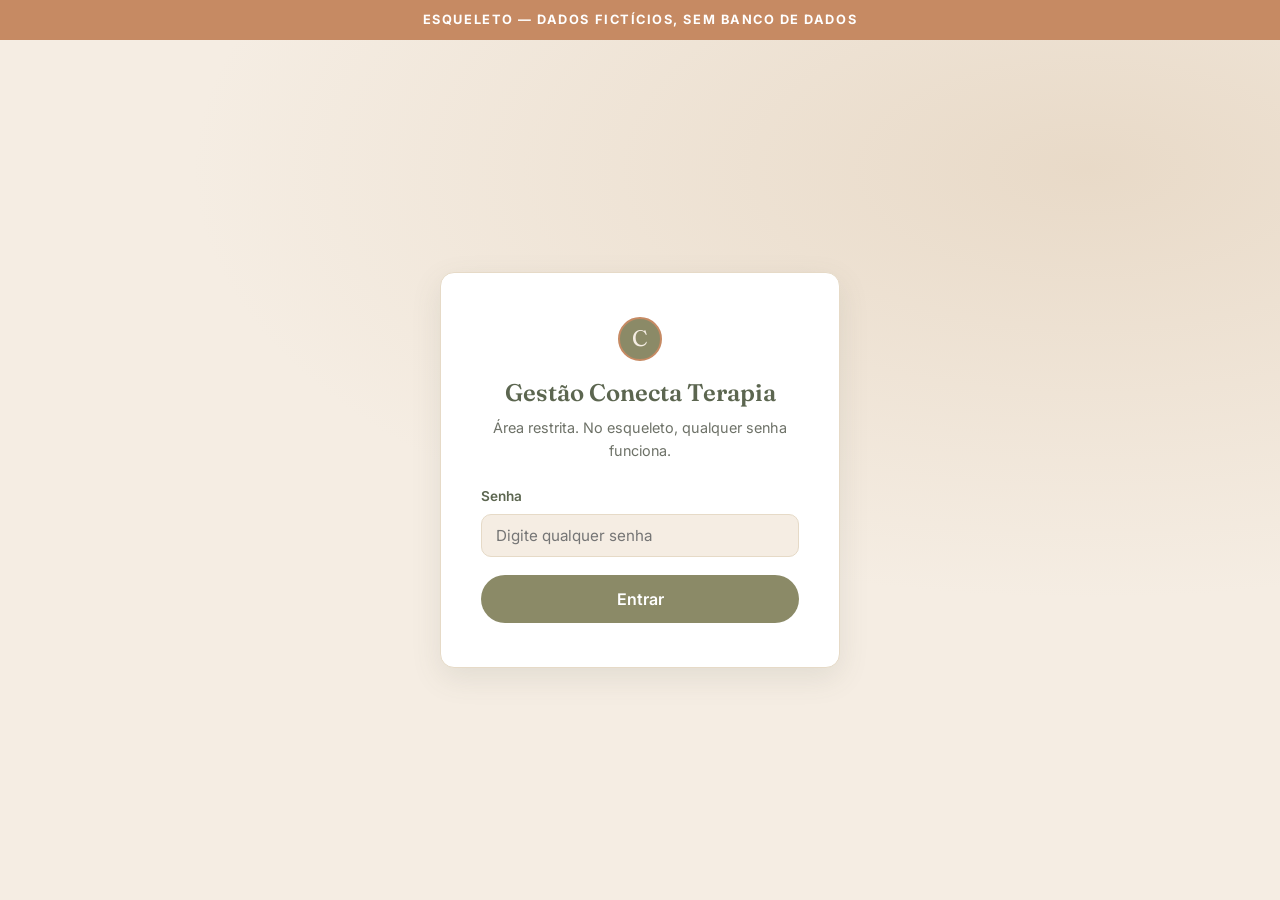
<file: admin.html>
<!DOCTYPE html>
<html lang="pt-BR">
<head>
  <meta charset="UTF-8">
  <meta name="viewport" content="width=device-width, initial-scale=1.0">
  <title>Gestão — Conecta Terapia Online</title>
  <link rel="preconnect" href="https://fonts.googleapis.com">
  <link rel="preconnect" href="https://fonts.gstatic.com" crossorigin>
  <link href="https://fonts.googleapis.com/css2?family=Fraunces:ital,opsz,wght@0,9..144,400;0,9..144,600;1,9..144,600&family=Inter:wght@400;500;600;700&display=swap" rel="stylesheet">
  <link rel="stylesheet" href="css/style.css">
</head>
<body>

  <div class="faixa-esqueleto">Esqueleto — dados fictícios, sem banco de dados</div>

  <!-- ============ TELA DE LOGIN (fake, só visual) ============ -->
  <section class="tela-login" id="tela-login">
    <div class="cartao-login">
      <span class="marca-selo" style="margin: 0 auto 18px;">C</span>
      <h2>Gestão Conecta Terapia</h2>
      <p class="dica">Área restrita. No esqueleto, qualquer senha funciona.</p>
      <form id="form-login">
        <div class="campo" style="text-align: left; margin-bottom: 18px;">
          <label for="senha">Senha</label>
          <input type="password" id="senha" placeholder="Digite qualquer senha" autocomplete="off">
        </div>
        <button type="submit" class="btn btn-oliva" style="width: 100%;">Entrar</button>
      </form>
    </div>
  </section>

  <!-- ============ PAINEL ============ -->
  <div class="painel" id="painel">
    <div class="painel-topo">
      <div class="container">
        <div style="display: flex; align-items: center; gap: 12px;">
          <span class="marca-selo">C</span>
          <h1>Gestão Conecta Terapia Online</h1>
        </div>
        <button class="btn btn-contorno btn-pequeno" id="btn-sair" style="color: var(--creme); border-color: var(--creme);">Sair</button>
      </div>
    </div>

    <nav class="abas">
      <div class="container">
        <button class="aba-btn ativa" data-aba="visao">Visão geral</button>
        <button class="aba-btn" data-aba="terapeutas">Terapeutas</button>
        <button class="aba-btn" data-aba="pacientes">Pacientes</button>
        <button class="aba-btn" data-aba="distribuicao">Distribuição</button>
        <button class="aba-btn" data-aba="financeiro">Financeiro</button>
        <button class="aba-btn" data-aba="config">Config</button>
      </div>
    </nav>

    <main class="container">

      <!-- VISÃO GERAL -->
      <section class="aba-painel ativa" id="aba-visao">
        <h2>Visão geral</h2>
        <div class="resumo-cards">
          <div class="resumo-card">
            <div class="rotulo">Terapeutas ativos</div>
            <div class="numero" id="card-terapeutas">0</div>
          </div>
          <div class="resumo-card">
            <div class="rotulo">Pacientes cadastrados</div>
            <div class="numero" id="card-pacientes">0</div>
          </div>
          <div class="resumo-card destaque">
            <div class="rotulo">Encaminhamentos</div>
            <div class="numero" id="card-encaminhamentos">0</div>
          </div>
          <div class="resumo-card alerta">
            <div class="rotulo">Repasses pendentes</div>
            <div class="numero" id="card-pendentes">R$ 0</div>
          </div>
          <div class="resumo-card">
            <div class="rotulo">Repasses recebidos</div>
            <div class="numero" id="card-recebidos">R$ 0</div>
          </div>
        </div>
      </section>

      <!-- TERAPEUTAS -->
      <section class="aba-painel" id="aba-terapeutas">
        <h2>Terapeutas parceiros</h2>
        <div class="tabela-wrap">
          <table>
            <thead>
              <tr>
                <th>Nome</th><th>CRP</th><th>WhatsApp</th><th>Especialidades</th><th>Status</th><th>Pacientes</th>
              </tr>
            </thead>
            <tbody id="tabela-terapeutas"></tbody>
          </table>
        </div>

        <form class="formulario" id="form-terapeuta">
          <h3>Adicionar terapeuta</h3>
          <div class="form-linha">
            <div class="campo"><label for="t-nome">Nome</label><input id="t-nome" required></div>
            <div class="campo"><label for="t-crp">CRP</label><input id="t-crp" placeholder="06/000000" required></div>
            <div class="campo"><label for="t-whats">WhatsApp</label><input id="t-whats" placeholder="(11) 90000-0000" required></div>
          </div>
          <div class="form-linha">
            <div class="campo"><label for="t-esp">Especialidades</label><input id="t-esp" placeholder="Ansiedade, Autoestima"></div>
            <div class="campo">
              <label for="t-status">Status</label>
              <select id="t-status"><option value="ativo">Ativo</option><option value="inativo">Inativo</option></select>
            </div>
          </div>
          <div class="form-acoes"><button type="submit" class="btn btn-oliva btn-pequeno">Adicionar terapeuta</button></div>
        </form>
      </section>

      <!-- PACIENTES -->
      <section class="aba-painel" id="aba-pacientes">
        <h2>Pacientes</h2>
        <div class="tabela-wrap">
          <table>
            <thead>
              <tr>
                <th>Nome</th><th>WhatsApp</th><th>Entrada</th><th>Status</th><th>Terapeuta</th>
              </tr>
            </thead>
            <tbody id="tabela-pacientes"></tbody>
          </table>
        </div>

        <form class="formulario" id="form-paciente">
          <h3>Registrar paciente</h3>
          <div class="form-linha">
            <div class="campo"><label for="p-nome">Nome</label><input id="p-nome" required></div>
            <div class="campo"><label for="p-whats">WhatsApp</label><input id="p-whats" placeholder="(11) 90000-0000" required></div>
            <div class="campo"><label for="p-data">Data de entrada</label><input id="p-data" type="date" required></div>
          </div>
          <div class="form-acoes"><button type="submit" class="btn btn-oliva btn-pequeno">Registrar paciente</button></div>
        </form>
      </section>

      <!-- DISTRIBUIÇÃO -->
      <section class="aba-painel" id="aba-distribuicao">
        <h2>Distribuir paciente</h2>
        <div class="distribuicao-box">
          <div class="form-linha">
            <div class="campo">
              <label for="d-paciente">Paciente</label>
              <select id="d-paciente"></select>
            </div>
            <div class="campo">
              <label for="d-terapeuta">Terapeuta</label>
              <select id="d-terapeuta"></select>
            </div>
          </div>
          <div class="form-acoes">
            <button class="btn btn-primario btn-pequeno" id="btn-distribuir">Distribuir</button>
          </div>
          <p class="sugestao" id="sugestao-terapeuta"></p>
        </div>

        <h2 style="margin-top: 8px;">Encaminhamentos</h2>
        <div class="tabela-wrap">
          <table>
            <thead>
              <tr><th>Paciente</th><th>Terapeuta</th><th>Data</th></tr>
            </thead>
            <tbody id="tabela-encaminhamentos"></tbody>
          </table>
        </div>
      </section>

      <!-- FINANCEIRO -->
      <section class="aba-painel" id="aba-financeiro">
        <h2>Repasses — 1ª sessão por paciente</h2>
        <p class="secao-sub" style="text-align: left; margin: 0 0 24px;">Cada encaminhamento gera um repasse do terapeuta para a Conecta Terapia Online.</p>
        <div class="tabela-wrap">
          <table>
            <thead>
              <tr><th>Paciente</th><th>Terapeuta</th><th>Valor</th><th>Status</th><th>Ação</th></tr>
            </thead>
            <tbody id="tabela-repasses"></tbody>
          </table>
        </div>
      </section>

      <!-- CONFIG -->
      <section class="aba-painel" id="aba-config">
        <h2>Configurações</h2>
        <div class="config-box">
          <div class="form-linha">
            <div class="campo">
              <label for="cfg-whatsapp">WhatsApp oficial (com DDI)</label>
              <input id="cfg-whatsapp" placeholder="5511999998888">
            </div>
            <div class="campo">
              <label for="cfg-repasse">Valor do repasse padrão (R$)</label>
              <input id="cfg-repasse" type="number" min="0" step="0.01" value="30">
            </div>
          </div>
          <div class="form-acoes">
            <button class="btn btn-oliva btn-pequeno" id="btn-salvar-config">Salvar</button>
          </div>
          <p class="aviso">No esqueleto, as configurações ficam só nesta sessão do navegador.</p>
        </div>
      </section>

    </main>
  </div>

  <script src="js/admin.js"></script>
</body>
</html>
</file>
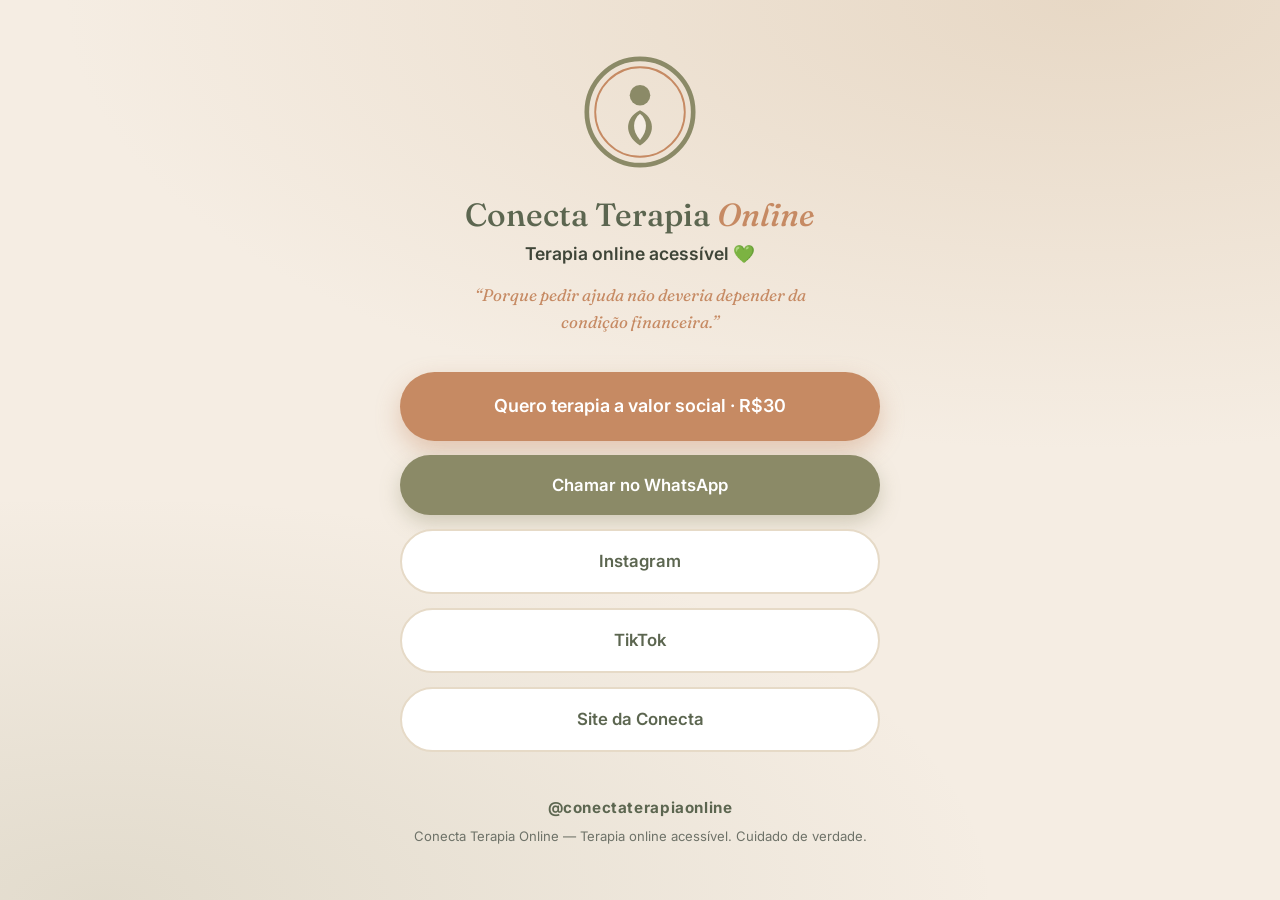
<file: bio.html>
<!DOCTYPE html>
<html lang="pt-BR">
<head>
  <meta charset="UTF-8">
  <meta name="viewport" content="width=device-width, initial-scale=1.0">
  <title>Conecta Terapia Online — Links</title>
  <meta name="description" content="Todos os links da Conecta Terapia Online em um só lugar: cadastre-se para terapia online acessível por um valor social de R$30, chame no WhatsApp e siga a Conecta no Instagram e no TikTok.">
  <link rel="preconnect" href="https://fonts.googleapis.com">
  <link rel="preconnect" href="https://fonts.gstatic.com" crossorigin>
  <link href="https://fonts.googleapis.com/css2?family=Fraunces:ital,opsz,wght@0,9..144,400;0,9..144,500;0,9..144,600;1,9..144,400;1,9..144,500&family=Inter:wght@400;500;600;700&family=Pinyon+Script&display=swap" rel="stylesheet">
  <link rel="stylesheet" href="css/style.css">
</head>
<body>

  <main class="bio-wrap">
    <div class="bio-conteudo">
      <svg class="selo-svg bio-selo" viewBox="0 0 120 120" role="img" aria-label="Selo Conecta Terapia Online">
        <circle cx="60" cy="60" r="57" fill="none" stroke="#8B8A67" stroke-width="5"/>
        <circle cx="60" cy="60" r="48" fill="none" stroke="#C68A63" stroke-width="2"/>
        <circle cx="60" cy="42" r="11" fill="#8B8A67"/>
        <path d="M60 58 C 44 66, 42 84, 60 96 C 78 84, 76 66, 60 58 Z" fill="#8B8A67"/>
        <path d="M60 62 C 52 68, 51 80, 60 90 C 69 80, 68 68, 60 62 Z" fill="#F5EDE3"/>
      </svg>

      <h1 class="bio-nome">Conecta Terapia <span>Online</span></h1>
      <p class="bio-linha">Terapia online acessível 💚</p>
      <p class="bio-frase">“Porque pedir ajuda não deveria depender da condição financeira.”</p>

      <nav class="bio-botoes" aria-label="Links da Conecta Terapia Online">
        <a class="bio-btn bio-btn-destaque" href="captacao.html">Quero terapia a valor social · R$30</a>
        <a class="bio-btn bio-btn-whats" href="https://wa.me/5518991879264?text=Ol%C3%A1!%20Vim%20pelo%20link%20da%20Conecta%20e%20quero%20saber%20mais%20sobre%20a%20terapia%20a%20valor%20social." target="_blank" rel="noopener">Chamar no WhatsApp</a>
        <a class="bio-btn bio-btn-social" href="https://www.instagram.com/conectaterapiaonline" target="_blank" rel="noopener">Instagram</a>
        <a class="bio-btn bio-btn-social" href="https://www.tiktok.com/@conecta.terapia.o" target="_blank" rel="noopener">TikTok</a>
        <a class="bio-btn bio-btn-social" href="https://andersonteixeira81.github.io/conecta-terapia-sistema/">Site da Conecta</a>
      </nav>

      <footer class="bio-rodape">
        <div class="assinatura">@conectaterapiaonline</div>
        <p>Conecta Terapia Online — Terapia online acessível. Cuidado de verdade.</p>
      </footer>
    </div>
  </main>

</body>
</html>
</file>
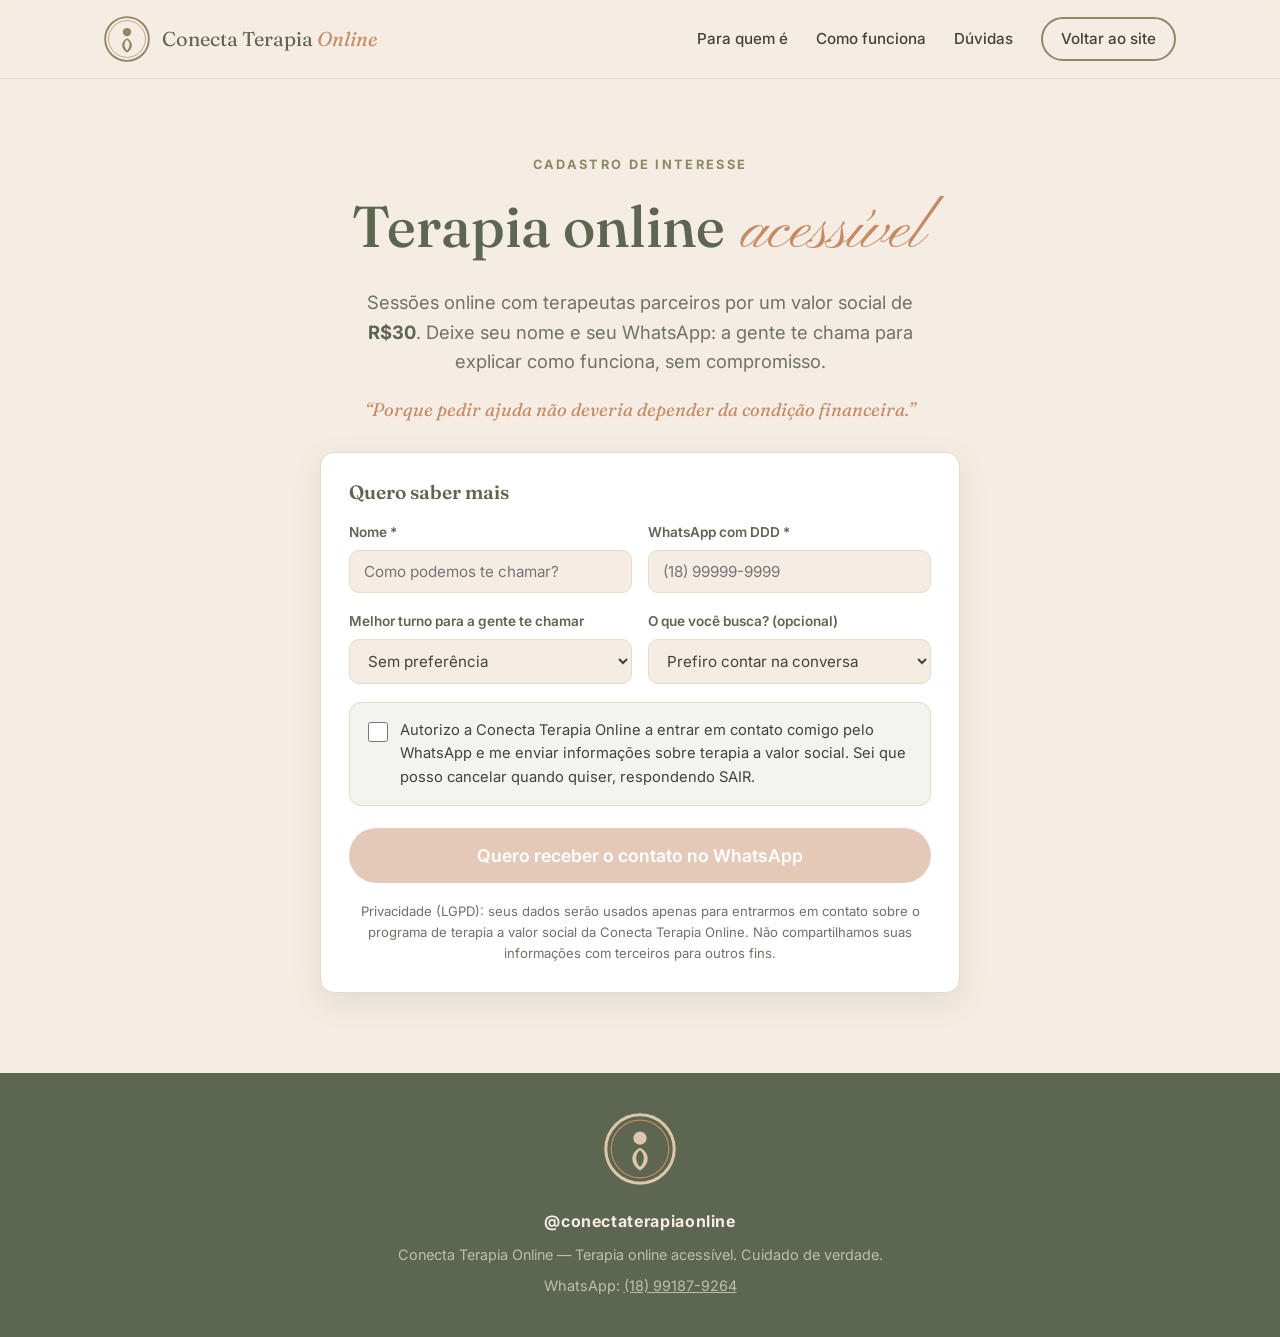
<file: captacao.html>
<!DOCTYPE html>
<html lang="pt-BR">
<head>
  <meta charset="UTF-8">
  <meta name="viewport" content="width=device-width, initial-scale=1.0">
  <title>Quero terapia a valor social — Conecta Terapia Online</title>
  <meta name="description" content="Cadastre-se para saber mais sobre a terapia online acessível da Conecta Terapia Online: sessões online por um valor social de R$30, com terapeutas parceiros.">
  <link rel="preconnect" href="https://fonts.googleapis.com">
  <link rel="preconnect" href="https://fonts.gstatic.com" crossorigin>
  <link href="https://fonts.googleapis.com/css2?family=Fraunces:ital,opsz,wght@0,9..144,400;0,9..144,500;0,9..144,600;1,9..144,400;1,9..144,500&family=Inter:wght@400;500;600;700&family=Pinyon+Script&display=swap" rel="stylesheet">
  <link rel="stylesheet" href="css/style.css">
</head>
<body>

  <header class="cabecalho cabecalho-v3">
    <div class="container">
      <a class="marca" href="index.html" aria-label="Conecta Terapia Online">
        <svg class="selo-svg" viewBox="0 0 120 120" aria-hidden="true">
          <circle cx="60" cy="60" r="57" fill="none" stroke="#8B8A67" stroke-width="5"/>
          <circle cx="60" cy="60" r="48" fill="none" stroke="#C68A63" stroke-width="2"/>
          <circle cx="60" cy="42" r="11" fill="#8B8A67"/>
          <path d="M60 58 C 44 66, 42 84, 60 96 C 78 84, 76 66, 60 58 Z" fill="#8B8A67"/>
          <path d="M60 62 C 52 68, 51 80, 60 90 C 69 80, 68 68, 60 62 Z" fill="#F5EDE3"/>
        </svg>
        <span class="marca-nome">Conecta Terapia <span>Online</span></span>
      </a>
      <nav class="nav-links">
        <a href="index.html#para-quem">Para quem é</a>
        <a href="index.html#como-funciona">Como funciona</a>
        <a href="index.html#faq">Dúvidas</a>
        <a class="btn btn-contorno btn-pequeno" href="index.html">Voltar ao site</a>
      </nav>
    </div>
  </header>

  <main>
    <section class="captacao-wrap">
      <div class="container container-estreito">
        <div class="captacao-hero revelar visivel">
          <span class="hero-selo">Cadastro de interesse</span>
          <h1>Terapia online <span class="script">acessível</span></h1>
          <p class="hero-apoio">Sessões online com terapeutas parceiros por um valor social de <strong>R$30</strong>. Deixe seu nome e seu WhatsApp: a gente te chama para explicar como funciona, sem compromisso.</p>
          <p class="captacao-frase">“Porque pedir ajuda não deveria depender da condição financeira.”</p>
        </div>

        <form class="formulario form-captacao" id="form-captacao" novalidate>
          <h3>Quero saber mais</h3>

          <div class="form-linha">
            <div class="campo">
              <label for="nome">Nome *</label>
              <input type="text" id="nome" name="nome" autocomplete="name" placeholder="Como podemos te chamar?" required>
              <p class="erro" id="erro-nome">Conta pra gente o seu nome.</p>
            </div>
            <div class="campo">
              <label for="whatsapp">WhatsApp com DDD *</label>
              <input type="tel" id="whatsapp" name="whatsapp" autocomplete="tel" inputmode="tel" placeholder="(18) 99999-9999" required>
              <p class="erro" id="erro-whatsapp">Digite um WhatsApp válido com DDD (10 ou 11 dígitos).</p>
            </div>
          </div>

          <div class="form-linha">
            <div class="campo">
              <label for="turno">Melhor turno para a gente te chamar</label>
              <select id="turno" name="turno">
                <option value="" selected>Sem preferência</option>
                <option value="Manhã">Manhã</option>
                <option value="Tarde">Tarde</option>
                <option value="Noite">Noite</option>
              </select>
            </div>
            <div class="campo">
              <label for="tema">O que você busca? (opcional)</label>
              <select id="tema" name="tema">
                <option value="" selected>Prefiro contar na conversa</option>
                <option value="Ansiedade">Ansiedade</option>
                <option value="Relacionamento">Relacionamento</option>
                <option value="Autoestima">Autoestima</option>
                <option value="Luto">Luto</option>
                <option value="Outro">Outro</option>
              </select>
            </div>
          </div>

          <div class="campo-checkbox">
            <input type="checkbox" id="autorizacao" name="autorizacao">
            <label for="autorizacao">Autorizo a Conecta Terapia Online a entrar em contato comigo pelo WhatsApp e me enviar informações sobre terapia a valor social. Sei que posso cancelar quando quiser, respondendo SAIR.</label>
          </div>

          <div class="form-acoes">
            <button type="submit" class="btn btn-primario btn-grande" id="btn-enviar" disabled>Quero receber o contato no WhatsApp</button>
          </div>

          <p class="privacidade">Privacidade (LGPD): seus dados serão usados apenas para entrarmos em contato sobre o programa de terapia a valor social da Conecta Terapia Online. Não compartilhamos suas informações com terceiros para outros fins.</p>

          <div class="confirmacao" id="confirmacao" role="status">
            <strong>Quase lá! 💚</strong>
            <p>Abrimos o WhatsApp com a sua mensagem prontinha. É só tocar em <strong>enviar</strong> por lá para concluir o cadastro — assim sua autorização fica registrada na nossa conversa. Se o WhatsApp não abrir, <a href="#" id="link-whatsapp-direto" target="_blank" rel="noopener">toque aqui para abrir</a>.</p>
          </div>
        </form>
      </div>
    </section>
  </main>

  <footer class="rodape">
    <div class="container">
      <svg class="selo-svg selo-rodape" viewBox="0 0 120 120" aria-hidden="true">
        <circle cx="60" cy="60" r="57" fill="none" stroke="#DCC7AD" stroke-width="5"/>
        <circle cx="60" cy="60" r="48" fill="none" stroke="#C68A63" stroke-width="2"/>
        <circle cx="60" cy="42" r="11" fill="#DCC7AD"/>
        <path d="M60 58 C 44 66, 42 84, 60 96 C 78 84, 76 66, 60 58 Z" fill="#DCC7AD"/>
        <path d="M60 62 C 52 68, 51 80, 60 90 C 69 80, 68 68, 60 62 Z" fill="#5C6650"/>
      </svg>
      <div class="assinatura">@conectaterapiaonline</div>
      <p>Conecta Terapia Online — Terapia online acessível. Cuidado de verdade.</p>
      <p class="whatsapp-rodape">WhatsApp: <a href="https://wa.me/5518991879264" target="_blank" rel="noopener">(18) 99187-9264</a></p>
    </div>
  </footer>

  <script>
    (function () {
      var WHATSAPP_NUMERO = "5518991879264";

      var form = document.getElementById("form-captacao");
      var nome = document.getElementById("nome");
      var whatsapp = document.getElementById("whatsapp");
      var turno = document.getElementById("turno");
      var tema = document.getElementById("tema");
      var autorizacao = document.getElementById("autorizacao");
      var botao = document.getElementById("btn-enviar");
      var confirmacao = document.getElementById("confirmacao");
      var linkDireto = document.getElementById("link-whatsapp-direto");
      var erroNome = document.getElementById("erro-nome");
      var erroWhatsapp = document.getElementById("erro-whatsapp");

      function digitos(valor) {
        return (valor || "").replace(/\D/g, "");
      }

      function telefoneValido() {
        var d = digitos(whatsapp.value);
        if ((d.length === 12 || d.length === 13) && d.indexOf("55") === 0) {
          d = d.slice(2);
        }
        return d.length === 10 || d.length === 11;
      }

      function atualizarBotao() {
        var ok = autorizacao.checked && nome.value.trim().length > 0 && telefoneValido();
        botao.disabled = !ok;
      }

      [nome, whatsapp, turno, tema].forEach(function (campo) {
        campo.addEventListener("input", atualizarBotao);
        campo.addEventListener("change", atualizarBotao);
      });
      autorizacao.addEventListener("change", atualizarBotao);

      form.addEventListener("submit", function (ev) {
        ev.preventDefault();

        var nomeOk = nome.value.trim().length > 0;
        var foneOk = telefoneValido();
        erroNome.classList.toggle("visivel", !nomeOk);
        erroWhatsapp.classList.toggle("visivel", !foneOk);
        if (!nomeOk || !foneOk || !autorizacao.checked) {
          atualizarBotao();
          return;
        }

        var linhas = [
          "Olá! Meu nome é " + nome.value.trim() + ".",
          "Tenho interesse na terapia a valor social da Conecta Terapia Online."
        ];
        linhas.push("Melhor turno: " + (turno.value || "sem preferência") + ".");
        if (tema.value) {
          linhas.push("O que eu busco: " + tema.value + ".");
        }
        linhas.push("Autorizo a Conecta Terapia Online a me enviar mensagens no WhatsApp sobre terapia a valor social. — Cadastro feito na página da Conecta");

        var url = "https://wa.me/" + WHATSAPP_NUMERO + "?text=" + encodeURIComponent(linhas.join("\n"));
        linkDireto.setAttribute("href", url);
        window.open(url, "_blank");
        confirmacao.classList.add("visivel");
        confirmacao.scrollIntoView({ behavior: "smooth", block: "center" });
      });

      atualizarBotao();
    })();
  </script>
</body>
</html>
</file>
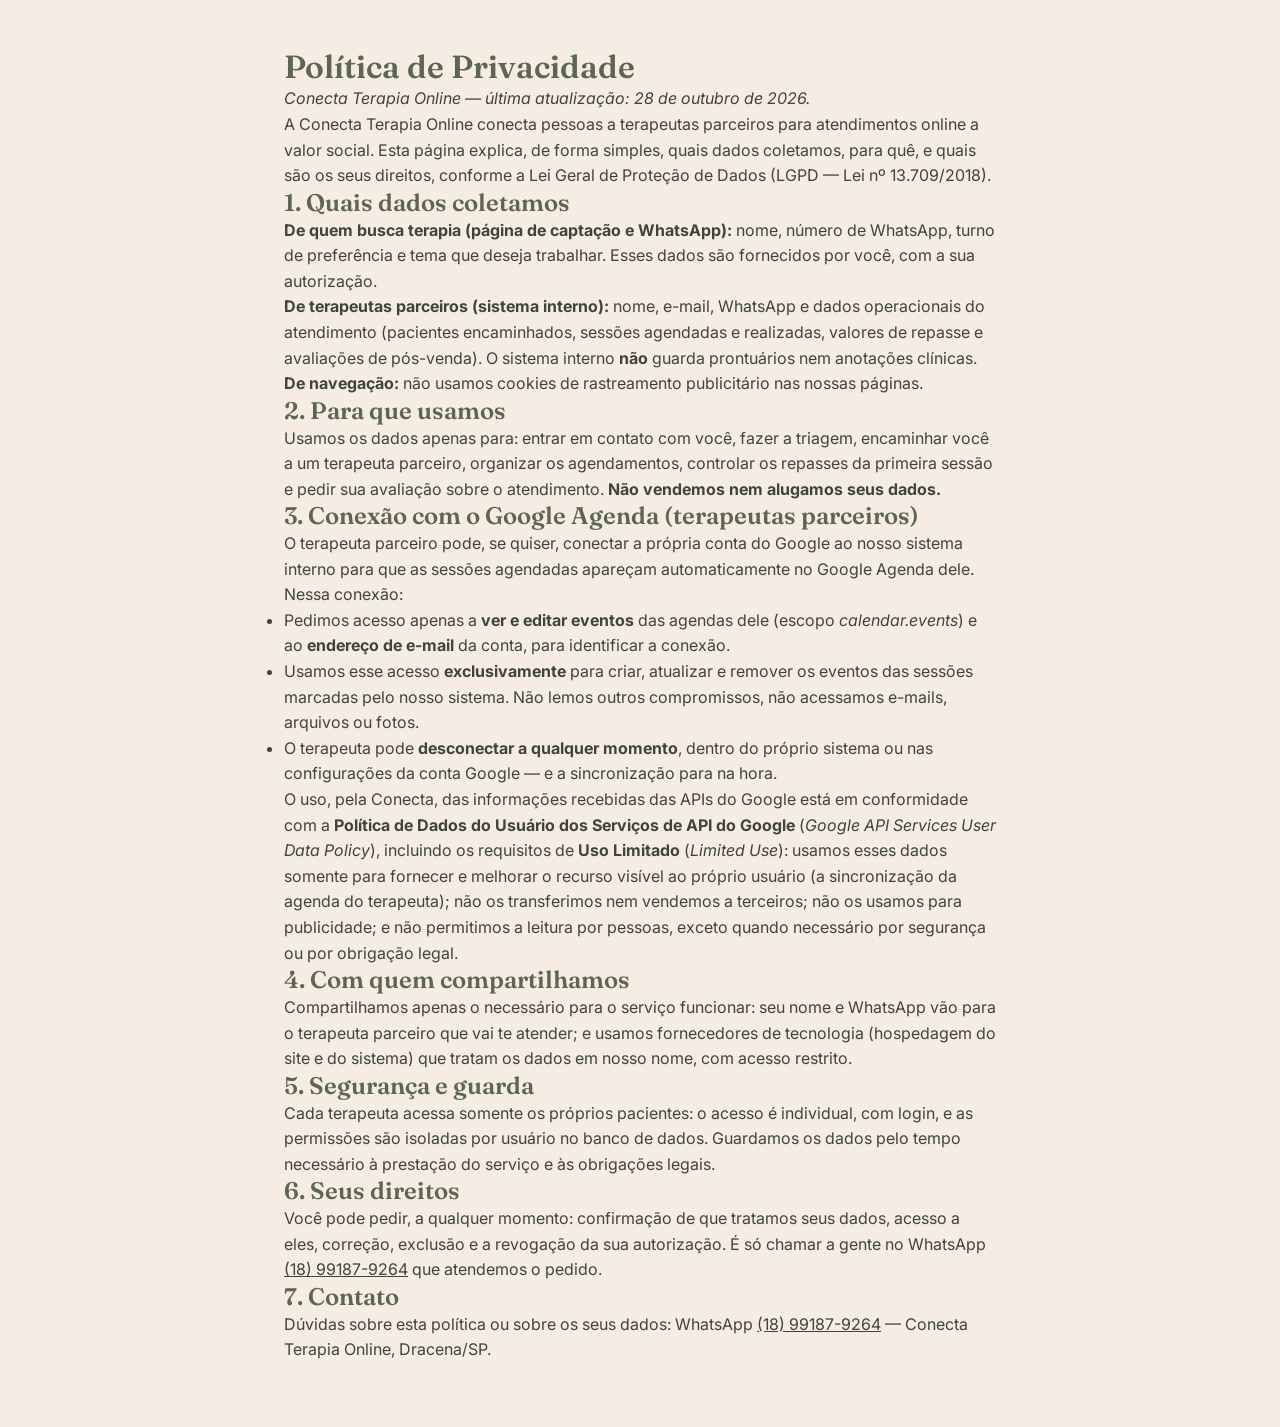
<file: privacidade.html>
<!DOCTYPE html>
<html lang="pt-BR">
<head>
  <meta charset="UTF-8">
  <meta name="viewport" content="width=device-width, initial-scale=1.0">
  <title>Política de Privacidade — Conecta Terapia Online</title>
  <meta name="description" content="Como a Conecta Terapia Online coleta, usa e protege os seus dados pessoais.">
  <link rel="preconnect" href="https://fonts.googleapis.com">
  <link rel="preconnect" href="https://fonts.gstatic.com" crossorigin>
  <link href="https://fonts.googleapis.com/css2?family=Fraunces:ital,opsz,wght@0,9..144,400;0,9..144,500;0,9..144,600;1,9..144,400;1,9..144,500&family=Inter:wght@400;500;600;700&family=Pinyon+Script&display=swap" rel="stylesheet">
  <link rel="stylesheet" href="css/style.css">
</head>
<body>
  <main class="container container-estreito" style="padding-top: 3rem; padding-bottom: 4rem;">
    <h1>Política de Privacidade</h1>
    <p><em>Conecta Terapia Online — última atualização: 28 de outubro de 2026.</em></p>

    <p>A Conecta Terapia Online conecta pessoas a terapeutas parceiros para atendimentos online a valor social. Esta página explica, de forma simples, quais dados coletamos, para quê, e quais são os seus direitos, conforme a Lei Geral de Proteção de Dados (LGPD — Lei nº 13.709/2018).</p>

    <h2>1. Quais dados coletamos</h2>
    <p><strong>De quem busca terapia (página de captação e WhatsApp):</strong> nome, número de WhatsApp, turno de preferência e tema que deseja trabalhar. Esses dados são fornecidos por você, com a sua autorização.</p>
    <p><strong>De terapeutas parceiros (sistema interno):</strong> nome, e-mail, WhatsApp e dados operacionais do atendimento (pacientes encaminhados, sessões agendadas e realizadas, valores de repasse e avaliações de pós-venda). O sistema interno <strong>não</strong> guarda prontuários nem anotações clínicas.</p>
    <p><strong>De navegação:</strong> não usamos cookies de rastreamento publicitário nas nossas páginas.</p>

    <h2>2. Para que usamos</h2>
    <p>Usamos os dados apenas para: entrar em contato com você, fazer a triagem, encaminhar você a um terapeuta parceiro, organizar os agendamentos, controlar os repasses da primeira sessão e pedir sua avaliação sobre o atendimento. <strong>Não vendemos nem alugamos seus dados.</strong></p>

    <h2>3. Conexão com o Google Agenda (terapeutas parceiros)</h2>
    <p>O terapeuta parceiro pode, se quiser, conectar a própria conta do Google ao nosso sistema interno para que as sessões agendadas apareçam automaticamente no Google Agenda dele. Nessa conexão:</p>
    <ul>
      <li>Pedimos acesso apenas a <strong>ver e editar eventos</strong> das agendas dele (escopo <em>calendar.events</em>) e ao <strong>endereço de e-mail</strong> da conta, para identificar a conexão.</li>
      <li>Usamos esse acesso <strong>exclusivamente</strong> para criar, atualizar e remover os eventos das sessões marcadas pelo nosso sistema. Não lemos outros compromissos, não acessamos e-mails, arquivos ou fotos.</li>
      <li>O terapeuta pode <strong>desconectar a qualquer momento</strong>, dentro do próprio sistema ou nas configurações da conta Google — e a sincronização para na hora.</li>
    </ul>
    <p>O uso, pela Conecta, das informações recebidas das APIs do Google está em conformidade com a <strong>Política de Dados do Usuário dos Serviços de API do Google</strong> (<em>Google API Services User Data Policy</em>), incluindo os requisitos de <strong>Uso Limitado</strong> (<em>Limited Use</em>): usamos esses dados somente para fornecer e melhorar o recurso visível ao próprio usuário (a sincronização da agenda do terapeuta); não os transferimos nem vendemos a terceiros; não os usamos para publicidade; e não permitimos a leitura por pessoas, exceto quando necessário por segurança ou por obrigação legal.</p>

    <h2>4. Com quem compartilhamos</h2>
    <p>Compartilhamos apenas o necessário para o serviço funcionar: seu nome e WhatsApp vão para o terapeuta parceiro que vai te atender; e usamos fornecedores de tecnologia (hospedagem do site e do sistema) que tratam os dados em nosso nome, com acesso restrito.</p>

    <h2>5. Segurança e guarda</h2>
    <p>Cada terapeuta acessa somente os próprios pacientes: o acesso é individual, com login, e as permissões são isoladas por usuário no banco de dados. Guardamos os dados pelo tempo necessário à prestação do serviço e às obrigações legais.</p>

    <h2>6. Seus direitos</h2>
    <p>Você pode pedir, a qualquer momento: confirmação de que tratamos seus dados, acesso a eles, correção, exclusão e a revogação da sua autorização. É só chamar a gente no WhatsApp <a href="https://wa.me/5518991879264">(18) 99187-9264</a> que atendemos o pedido.</p>

    <h2>7. Contato</h2>
    <p>Dúvidas sobre esta política ou sobre os seus dados: WhatsApp <a href="https://wa.me/5518991879264">(18) 99187-9264</a> — Conecta Terapia Online, Dracena/SP.</p>
  </main>
</body>
</html>
</file>
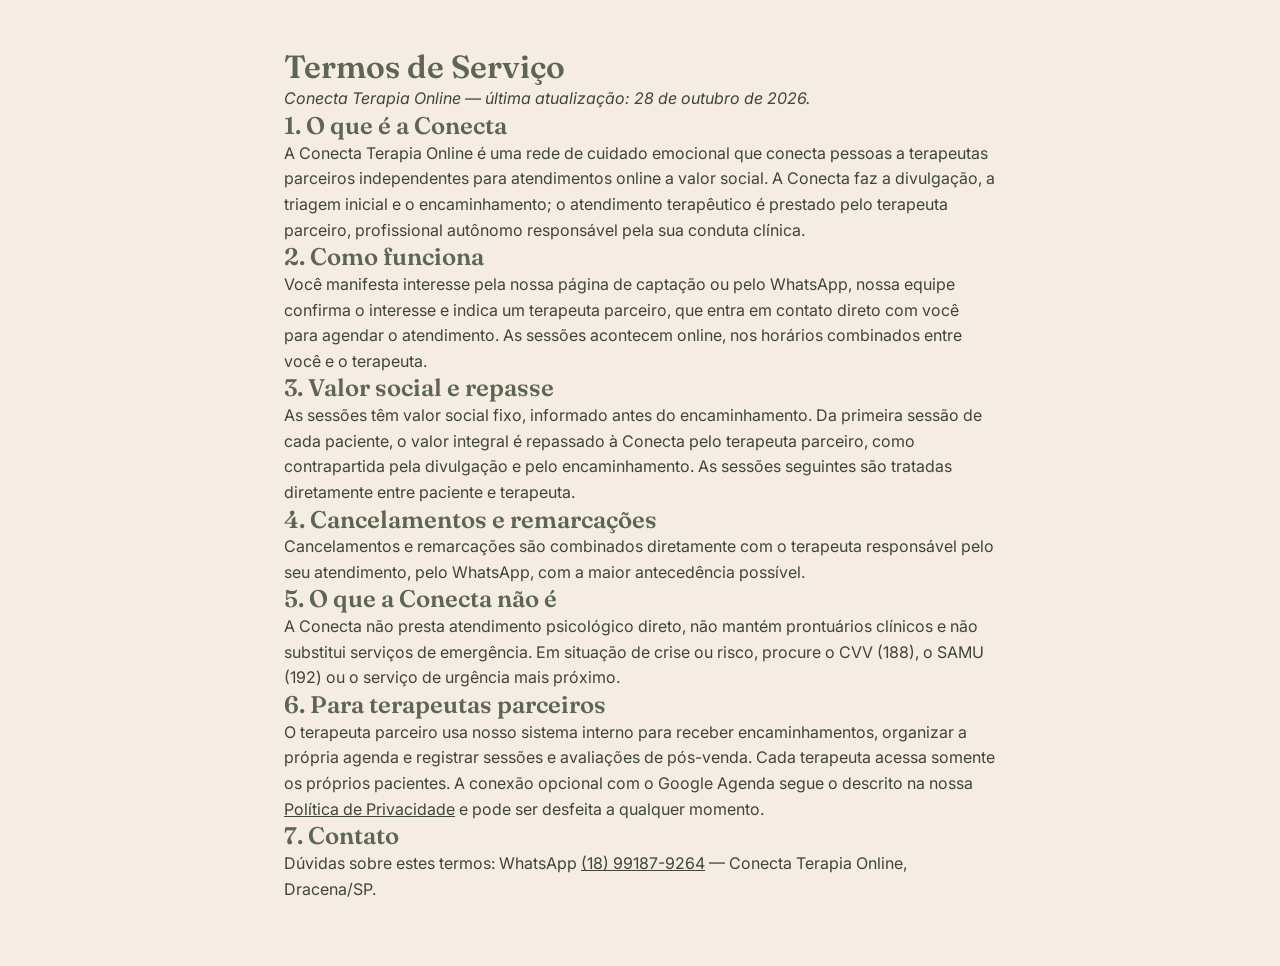
<file: termos.html>
<!DOCTYPE html>
<html lang="pt-BR">
<head>
  <meta charset="UTF-8">
  <meta name="viewport" content="width=device-width, initial-scale=1.0">
  <title>Termos de Serviço — Conecta Terapia Online</title>
  <meta name="description" content="Termos de uso dos serviços da Conecta Terapia Online.">
  <link rel="preconnect" href="https://fonts.googleapis.com">
  <link rel="preconnect" href="https://fonts.gstatic.com" crossorigin>
  <link href="https://fonts.googleapis.com/css2?family=Fraunces:ital,opsz,wght@0,9..144,400;0,9..144,500;0,9..144,600;1,9..144,400;1,9..144,500&family=Inter:wght@400;500;600;700&family=Pinyon+Script&display=swap" rel="stylesheet">
  <link rel="stylesheet" href="css/style.css">
</head>
<body>
  <main class="container container-estreito" style="padding-top: 3rem; padding-bottom: 4rem;">
    <h1>Termos de Serviço</h1>
    <p><em>Conecta Terapia Online — última atualização: 28 de outubro de 2026.</em></p>

    <h2>1. O que é a Conecta</h2>
    <p>A Conecta Terapia Online é uma rede de cuidado emocional que conecta pessoas a terapeutas parceiros independentes para atendimentos online a valor social. A Conecta faz a divulgação, a triagem inicial e o encaminhamento; o atendimento terapêutico é prestado pelo terapeuta parceiro, profissional autônomo responsável pela sua conduta clínica.</p>

    <h2>2. Como funciona</h2>
    <p>Você manifesta interesse pela nossa página de captação ou pelo WhatsApp, nossa equipe confirma o interesse e indica um terapeuta parceiro, que entra em contato direto com você para agendar o atendimento. As sessões acontecem online, nos horários combinados entre você e o terapeuta.</p>

    <h2>3. Valor social e repasse</h2>
    <p>As sessões têm valor social fixo, informado antes do encaminhamento. Da primeira sessão de cada paciente, o valor integral é repassado à Conecta pelo terapeuta parceiro, como contrapartida pela divulgação e pelo encaminhamento. As sessões seguintes são tratadas diretamente entre paciente e terapeuta.</p>

    <h2>4. Cancelamentos e remarcações</h2>
    <p>Cancelamentos e remarcações são combinados diretamente com o terapeuta responsável pelo seu atendimento, pelo WhatsApp, com a maior antecedência possível.</p>

    <h2>5. O que a Conecta não é</h2>
    <p>A Conecta não presta atendimento psicológico direto, não mantém prontuários clínicos e não substitui serviços de emergência. Em situação de crise ou risco, procure o CVV (188), o SAMU (192) ou o serviço de urgência mais próximo.</p>

    <h2>6. Para terapeutas parceiros</h2>
    <p>O terapeuta parceiro usa nosso sistema interno para receber encaminhamentos, organizar a própria agenda e registrar sessões e avaliações de pós-venda. Cada terapeuta acessa somente os próprios pacientes. A conexão opcional com o Google Agenda segue o descrito na nossa <a href="privacidade.html">Política de Privacidade</a> e pode ser desfeita a qualquer momento.</p>

    <h2>7. Contato</h2>
    <p>Dúvidas sobre estes termos: WhatsApp <a href="https://wa.me/5518991879264">(18) 99187-9264</a> — Conecta Terapia Online, Dracena/SP.</p>
  </main>
</body>
</html>
</file>
<file: css/style.css>
/* ============================================================
   Conecta Terapia Online — Esqueleto
   Estilos compartilhados · Identidade v4
   ============================================================ */

:root {
  --oliva: #8B8A67;
  --creme: #F5EDE3;
  --bege: #DCC7AD;
  --terracota: #C68A63;
  --escuro: #5C6650;

  --branco: #FFFFFF;
  --texto: #3F4538;
  --texto-suave: #6E7268;
  --borda: #E6DAC7;
  --fundo: var(--creme);
  --sombra: 0 10px 30px rgba(92, 102, 80, 0.12);
  --raio: 14px;

  --fonte-titulo: 'Fraunces', Georgia, 'Times New Roman', serif;
  --fonte-texto: 'Inter', system-ui, -apple-system, 'Segoe UI', sans-serif;
}

/* ---------- Reset ---------- */
*, *::before, *::after { box-sizing: border-box; margin: 0; padding: 0; }

html { scroll-behavior: smooth; }

body {
  font-family: var(--fonte-texto);
  background: var(--fundo);
  color: var(--texto);
  line-height: 1.6;
  -webkit-font-smoothing: antialiased;
}

img { max-width: 100%; display: block; }
a { color: inherit; }

h1, h2, h3, h4 {
  font-family: var(--fonte-titulo);
  color: var(--escuro);
  line-height: 1.2;
  font-weight: 600;
}

.container {
  width: 100%;
  max-width: 1120px;
  margin: 0 auto;
  padding: 0 24px;
}

/* ---------- Botões ---------- */
.btn {
  display: inline-flex;
  align-items: center;
  justify-content: center;
  gap: 8px;
  padding: 14px 28px;
  border-radius: 999px;
  font-family: var(--fonte-texto);
  font-weight: 600;
  font-size: 1rem;
  text-decoration: none;
  border: none;
  cursor: pointer;
  transition: transform .15s ease, box-shadow .15s ease, background .15s ease;
}

.btn:hover { transform: translateY(-2px); }

.btn-primario {
  background: var(--terracota);
  color: #fff;
  box-shadow: 0 8px 20px rgba(198, 138, 99, 0.35);
}

.btn-primario:hover { background: #B87A55; }

.btn-oliva { background: var(--oliva); color: #fff; }
.btn-oliva:hover { background: #7A7A58; }

.btn-contorno {
  background: transparent;
  color: var(--escuro);
  border: 2px solid var(--oliva);
}

.btn-pequeno { padding: 8px 18px; font-size: .875rem; }

/* ---------- Site público ---------- */
.cabecalho {
  background: var(--creme);
  border-bottom: 1px solid var(--borda);
  position: sticky;
  top: 0;
  z-index: 50;
}

.cabecalho .container {
  display: flex;
  align-items: center;
  justify-content: space-between;
  padding-top: 16px;
  padding-bottom: 16px;
}

.marca { display: flex; align-items: center; gap: 12px; text-decoration: none; }

.marca-selo {
  width: 44px;
  height: 44px;
  border-radius: 50%;
  background: var(--oliva);
  color: var(--creme);
  display: flex;
  align-items: center;
  justify-content: center;
  font-family: var(--fonte-titulo);
  font-size: 1.4rem;
  border: 2px solid var(--terracota);
}

.marca-nome { font-family: var(--fonte-titulo); font-size: 1.25rem; color: var(--escuro); }
.marca-nome span { color: var(--terracota); font-style: italic; }

.nav-links { display: flex; gap: 28px; align-items: center; }
.nav-links a { text-decoration: none; font-weight: 500; color: var(--texto); font-size: .95rem; }
.nav-links a:hover { color: var(--terracota); }

/* Hero */
.hero {
  background:
    radial-gradient(ellipse 80% 60% at 85% 10%, rgba(220, 199, 173, .55), transparent),
    radial-gradient(ellipse 70% 55% at 8% 90%, rgba(139, 138, 103, .18), transparent),
    var(--creme);
  padding: 96px 0 88px;
  text-align: center;
}

.hero-selo {
  display: inline-block;
  font-size: .8rem;
  letter-spacing: .18em;
  text-transform: uppercase;
  color: var(--oliva);
  font-weight: 700;
  margin-bottom: 20px;
}

.hero h1 { font-size: clamp(2.2rem, 5vw, 3.6rem); max-width: 760px; margin: 0 auto 16px; }
.hero h1 em { color: var(--terracota); font-style: italic; }
.hero-apoio { font-size: 1.2rem; color: var(--texto-suave); max-width: 560px; margin: 0 auto 36px; }

/* Seções */
.secao { padding: 72px 0; }
.secao-alternada { background: var(--branco); }

.secao-titulo { text-align: center; font-size: clamp(1.7rem, 3.5vw, 2.4rem); margin-bottom: 12px; }
.secao-sub { text-align: center; color: var(--texto-suave); max-width: 620px; margin: 0 auto 48px; }

/* Passos */
.passos { display: grid; grid-template-columns: repeat(3, 1fr); gap: 24px; }

.passo {
  background: var(--creme);
  border: 1px solid var(--borda);
  border-radius: var(--raio);
  padding: 36px 28px;
  text-align: center;
}

.passo-numero {
  width: 52px; height: 52px;
  border-radius: 50%;
  background: var(--terracota);
  color: #fff;
  font-family: var(--fonte-titulo);
  font-size: 1.5rem;
  display: flex; align-items: center; justify-content: center;
  margin: 0 auto 20px;
}

.passo h3 { font-size: 1.2rem; margin-bottom: 8px; }
.passo p { color: var(--texto-suave); font-size: .95rem; }

/* Cards do modelo */
.modelo-cards { display: grid; grid-template-columns: repeat(3, 1fr); gap: 24px; }

.modelo-card {
  background: var(--escuro);
  color: var(--creme);
  border-radius: var(--raio);
  padding: 40px 28px;
  text-align: center;
  box-shadow: var(--sombra);
}

.modelo-card .valor { font-family: var(--fonte-titulo); font-size: 2.6rem; color: var(--bege); margin-bottom: 8px; }
.modelo-card h3 { color: var(--creme); font-size: 1.15rem; margin-bottom: 8px; }
.modelo-card p { color: rgba(245, 237, 227, .75); font-size: .92rem; }

/* Manifesto */
.manifesto { background: var(--oliva); color: var(--creme); text-align: center; }
.manifesto blockquote {
  font-family: var(--fonte-titulo);
  font-size: clamp(1.5rem, 3.4vw, 2.3rem);
  font-style: italic;
  max-width: 760px;
  margin: 0 auto;
  line-height: 1.45;
}

.rodape { background: var(--escuro); color: var(--creme); padding: 40px 0; text-align: center; }
.rodape .assinatura { font-weight: 700; letter-spacing: .04em; }
.rodape p { color: rgba(245, 237, 227, .65); font-size: .9rem; margin-top: 8px; }

/* ---------- Painel admin ---------- */
.faixa-esqueleto {
  background: var(--terracota);
  color: #fff;
  text-align: center;
  font-size: .8rem;
  font-weight: 700;
  letter-spacing: .12em;
  text-transform: uppercase;
  padding: 10px 16px;
  position: sticky;
  top: 0;
  z-index: 100;
}

/* Login */
.tela-login {
  min-height: calc(100vh - 41px);
  display: flex;
  align-items: center;
  justify-content: center;
  padding: 24px;
  background:
    radial-gradient(ellipse 70% 50% at 85% 15%, rgba(220, 199, 173, .5), transparent),
    var(--creme);
}

.cartao-login {
  background: var(--branco);
  border: 1px solid var(--borda);
  border-radius: var(--raio);
  box-shadow: var(--sombra);
  padding: 44px 40px;
  width: 100%;
  max-width: 400px;
  text-align: center;
}

.cartao-login h2 { margin-bottom: 8px; }
.cartao-login .dica { color: var(--texto-suave); font-size: .9rem; margin-bottom: 24px; }

/* Painel */
.painel { display: none; min-height: calc(100vh - 41px); }
.painel.ativo { display: block; }

.painel-topo {
  background: var(--escuro);
  color: var(--creme);
  padding: 18px 0;
}

.painel-topo .container {
  display: flex;
  align-items: center;
  justify-content: space-between;
  gap: 16px;
  flex-wrap: wrap;
}

.painel-topo h1 { color: var(--creme); font-size: 1.3rem; }
.painel-topo .marca-selo { width: 38px; height: 38px; font-size: 1.1rem; }

.abas {
  background: var(--branco);
  border-bottom: 1px solid var(--borda);
  position: sticky;
  top: 41px;
  z-index: 50;
}

.abas .container { display: flex; gap: 4px; overflow-x: auto; padding-top: 0; padding-bottom: 0; }

.aba-btn {
  background: none;
  border: none;
  font-family: var(--fonte-texto);
  font-size: .95rem;
  font-weight: 600;
  color: var(--texto-suave);
  padding: 16px 18px;
  cursor: pointer;
  border-bottom: 3px solid transparent;
  white-space: nowrap;
}

.aba-btn:hover { color: var(--escuro); }
.aba-btn.ativa { color: var(--escuro); border-bottom-color: var(--terracota); }

.aba-painel { display: none; padding: 36px 0 64px; }
.aba-painel.ativa { display: block; }

.aba-painel h2 { margin-bottom: 24px; font-size: 1.6rem; }

/* Cards de resumo */
.resumo-cards {
  display: grid;
  grid-template-columns: repeat(auto-fit, minmax(180px, 1fr));
  gap: 18px;
  margin-bottom: 36px;
}

.resumo-card {
  background: var(--branco);
  border: 1px solid var(--borda);
  border-radius: var(--raio);
  padding: 24px 20px;
  box-shadow: var(--sombra);
}

.resumo-card .rotulo { font-size: .8rem; text-transform: uppercase; letter-spacing: .08em; color: var(--texto-suave); font-weight: 600; margin-bottom: 8px; }
.resumo-card .numero { font-family: var(--fonte-titulo); font-size: 2rem; color: var(--escuro); }
.resumo-card.destaque { background: var(--oliva); border-color: var(--oliva); }
.resumo-card.destaque .rotulo, .resumo-card.destaque .numero { color: var(--creme); }
.resumo-card.alerta { background: var(--terracota); border-color: var(--terracota); }
.resumo-card.alerta .rotulo, .resumo-card.alerta .numero { color: #fff; }

/* Tabelas */
.tabela-wrap { overflow-x: auto; background: var(--branco); border: 1px solid var(--borda); border-radius: var(--raio); box-shadow: var(--sombra); }

table { width: 100%; border-collapse: collapse; font-size: .92rem; min-width: 640px; }
thead th {
  text-align: left;
  padding: 14px 16px;
  background: var(--escuro);
  color: var(--creme);
  font-weight: 600;
  font-size: .82rem;
  text-transform: uppercase;
  letter-spacing: .06em;
  white-space: nowrap;
}
thead th:first-child { border-radius: var(--raio) 0 0 0; }
thead th:last-child { border-radius: 0 var(--raio) 0 0; }
tbody td { padding: 13px 16px; border-top: 1px solid var(--borda); vertical-align: middle; }
tbody tr:hover { background: rgba(139, 138, 103, .07); }

.selo-status {
  display: inline-block;
  padding: 4px 12px;
  border-radius: 999px;
  font-size: .78rem;
  font-weight: 700;
  text-transform: uppercase;
  letter-spacing: .05em;
  white-space: nowrap;
}
.selo-status.ativo, .selo-status.pago, .selo-status.atendimento { background: rgba(139, 138, 103, .18); color: var(--escuro); }
.selo-status.inativo { background: rgba(110, 114, 104, .15); color: var(--texto-suave); }
.selo-status.pendente, .selo-status.aguardando { background: rgba(198, 138, 99, .2); color: #9A5F36; }

/* Formulários */
.formulario {
  background: var(--branco);
  border: 1px solid var(--borda);
  border-radius: var(--raio);
  padding: 28px;
  margin-top: 28px;
  box-shadow: var(--sombra);
}

.formulario h3 { margin-bottom: 18px; font-size: 1.2rem; }

.form-linha { display: grid; grid-template-columns: repeat(auto-fit, minmax(200px, 1fr)); gap: 16px; margin-bottom: 18px; }

.campo label { display: block; font-size: .85rem; font-weight: 600; color: var(--escuro); margin-bottom: 6px; }

.campo input, .campo select {
  width: 100%;
  padding: 11px 14px;
  border: 1px solid var(--borda);
  border-radius: 10px;
  font-family: var(--fonte-texto);
  font-size: .95rem;
  background: var(--creme);
  color: var(--texto);
}

.campo input:focus, .campo select:focus {
  outline: 2px solid var(--oliva);
  outline-offset: 1px;
  border-color: var(--oliva);
}

.form-acoes { display: flex; gap: 12px; flex-wrap: wrap; }

/* Distribuição */
.distribuicao-box {
  background: var(--branco);
  border: 1px solid var(--borda);
  border-radius: var(--raio);
  padding: 28px;
  box-shadow: var(--sombra);
  margin-bottom: 28px;
}

.sugestao {
  margin-top: 14px;
  padding: 12px 16px;
  background: rgba(139, 138, 103, .12);
  border-left: 4px solid var(--oliva);
  border-radius: 0 10px 10px 0;
  font-size: .92rem;
  color: var(--escuro);
}

/* Config */
.config-box {
  background: var(--branco);
  border: 1px solid var(--borda);
  border-radius: var(--raio);
  padding: 28px;
  box-shadow: var(--sombra);
  max-width: 560px;
}

.aviso { font-size: .85rem; color: var(--texto-suave); margin-top: 12px; }

/* ---------- Site público v2 — moderno e focado em conversão ---------- */

.btn-grande { padding: 17px 40px; font-size: 1.1rem; }

.container-estreito { max-width: 760px; }

/* Hero com imagem */
.hero-novo {
  position: relative;
  color: var(--creme);
  padding: 120px 0 110px;
  background:
    linear-gradient(100deg, rgba(52, 56, 46, .88) 0%, rgba(52, 56, 46, .62) 45%, rgba(52, 56, 46, .25) 100%),
    url('https://images.unsplash.com/photo-1506126613408-eca07ce68773?auto=format&fit=crop&w=1600&q=80') center/cover no-repeat;
}

.hero-novo .hero-conteudo { max-width: 620px; }

.hero-novo .hero-selo {
  display: inline-block;
  font-size: .78rem;
  letter-spacing: .18em;
  text-transform: uppercase;
  font-weight: 700;
  color: var(--bege);
  border: 1px solid rgba(220, 199, 173, .5);
  border-radius: 999px;
  padding: 8px 18px;
  margin-bottom: 24px;
}

.hero-novo h1 {
  color: var(--creme);
  font-size: clamp(2.4rem, 5.5vw, 4rem);
  margin-bottom: 20px;
}

.hero-novo h1 em { color: var(--bege); font-style: italic; }

.hero-novo .hero-apoio {
  font-size: 1.2rem;
  color: rgba(245, 237, 227, .85);
  margin-bottom: 36px;
  max-width: 520px;
}

.hero-acoes { display: flex; align-items: center; gap: 18px; flex-wrap: wrap; margin-bottom: 36px; }
.hero-micro { font-size: .9rem; color: rgba(245, 237, 227, .7); }

.hero-confianca { display: flex; gap: 12px; flex-wrap: wrap; }
.hero-confianca span {
  font-size: .82rem;
  font-weight: 600;
  letter-spacing: .04em;
  color: var(--creme);
  background: rgba(245, 237, 227, .14);
  border: 1px solid rgba(245, 237, 227, .25);
  padding: 8px 16px;
  border-radius: 999px;
  backdrop-filter: blur(4px);
}

/* Cards "para quem é" */
.dor-cards { display: grid; grid-template-columns: repeat(3, 1fr); gap: 24px; }

.dor-card {
  background: var(--branco);
  border: 1px solid var(--borda);
  border-radius: var(--raio);
  overflow: hidden;
  box-shadow: var(--sombra);
  transition: transform .2s ease;
}

.dor-card:hover { transform: translateY(-4px); }

.dor-card img { width: 100%; height: 220px; object-fit: cover; }

.dor-card-texto { padding: 28px 26px 32px; }
.dor-card-texto h3 { font-size: 1.25rem; margin-bottom: 10px; }
.dor-card-texto p { color: var(--texto-suave); font-size: .95rem; }

/* Preço em destaque */
.preco-secao { background: var(--escuro); }

.preco-card {
  max-width: 560px;
  margin: 0 auto;
  text-align: center;
  background: var(--creme);
  border-radius: 20px;
  padding: 56px 40px;
  box-shadow: 0 24px 60px rgba(0, 0, 0, .25);
}

.preco-selo {
  display: inline-block;
  font-size: .78rem;
  letter-spacing: .16em;
  text-transform: uppercase;
  font-weight: 700;
  color: var(--terracota);
  margin-bottom: 16px;
}

.preco-valor {
  font-family: var(--fonte-titulo);
  font-size: clamp(4rem, 10vw, 6rem);
  font-weight: 600;
  color: var(--escuro);
  line-height: 1;
  margin-bottom: 16px;
}

.preco-desc { color: var(--texto-suave); font-size: 1.05rem; margin-bottom: 32px; }

/* Depoimentos */
.depo-cards { display: grid; grid-template-columns: repeat(2, 1fr); gap: 24px; max-width: 860px; margin: 0 auto; }

.depo-card {
  background: var(--branco);
  border: 1px solid var(--borda);
  border-radius: var(--raio);
  padding: 36px 32px;
  box-shadow: var(--sombra);
  text-align: center;
}

.depo-card img {
  width: 84px; height: 84px;
  border-radius: 50%;
  object-fit: cover;
  margin: 0 auto 20px;
  border: 3px solid var(--bege);
}

.depo-card blockquote {
  font-family: var(--fonte-titulo);
  font-style: italic;
  font-size: 1.15rem;
  color: var(--escuro);
  line-height: 1.5;
  margin-bottom: 16px;
}

.depo-card cite { font-style: normal; font-weight: 600; color: var(--texto-suave); font-size: .9rem; }

.nota-ilustrativa { text-align: center; color: var(--texto-suave); font-size: .8rem; margin-top: 20px; }

/* FAQ */
.faq-lista { display: flex; flex-direction: column; gap: 12px; }

.faq-item {
  background: var(--branco);
  border: 1px solid var(--borda);
  border-radius: 12px;
  overflow: hidden;
}

.faq-item summary {
  padding: 20px 24px;
  font-weight: 600;
  color: var(--escuro);
  cursor: pointer;
  list-style: none;
  display: flex;
  justify-content: space-between;
  align-items: center;
  gap: 16px;
}

.faq-item summary::-webkit-details-marker { display: none; }
.faq-item summary::after {
  content: '+';
  font-size: 1.5rem;
  color: var(--terracota);
  font-weight: 400;
  flex-shrink: 0;
}
.faq-item[open] summary::after { content: '–'; }

.faq-item p { padding: 0 24px 22px; color: var(--texto-suave); }

/* CTA final */
.cta-final {
  background:
    linear-gradient(180deg, rgba(139, 138, 103, .94), rgba(92, 102, 80, .96)),
    url('https://images.unsplash.com/photo-1544367567-0f2fcb009e0b?auto=format&fit=crop&w=1600&q=80') center/cover no-repeat;
  color: var(--creme);
  text-align: center;
  padding: 96px 0;
}

.cta-final h2 { color: var(--creme); font-size: clamp(2rem, 4.5vw, 3rem); margin-bottom: 16px; }
.cta-final h2 em { color: var(--bege); font-style: italic; }
.cta-final p { color: rgba(245, 237, 227, .85); font-size: 1.15rem; max-width: 560px; margin: 0 auto 36px; }

/* Barra fixa mobile */
.barra-cta-mobile {
  display: none;
  position: fixed;
  bottom: 0; left: 0; right: 0;
  padding: 12px 16px calc(12px + env(safe-area-inset-bottom));
  background: rgba(245, 237, 227, .96);
  border-top: 1px solid var(--borda);
  z-index: 90;
  backdrop-filter: blur(8px);
}

.barra-cta-mobile .btn { width: 100%; }

/* ---------- Responsivo ---------- */
@media (max-width: 860px) {
  .passos, .modelo-cards { grid-template-columns: 1fr; }
  .nav-links a:not(.btn) { display: none; }
  .hero { padding: 64px 0 60px; }
  .secao { padding: 52px 0; }
  .dor-cards { grid-template-columns: 1fr; }
  .depo-cards { grid-template-columns: 1fr; }
  .hero-novo { padding: 88px 0 80px; }
  .cta-final { padding: 72px 0; }
  .barra-cta-mobile { display: block; }
  body { padding-bottom: 76px; }
}

@media (max-width: 560px) {
  .cartao-login { padding: 32px 24px; }
  .formulario, .distribuicao-box, .config-box { padding: 20px; }
  .painel-topo .container { flex-direction: column; align-items: flex-start; }
}

/* ============================================================
   V3 — passe premium
   ============================================================ */

.script {
  font-family: 'Pinyon Script', cursive;
  font-weight: 400;
  color: var(--terracota);
  font-size: 1.12em;
  padding: 0 .06em;
}

.selo-svg { width: 46px; height: 46px; flex-shrink: 0; }
.selo-rodape { width: 72px; height: 72px; margin: 0 auto 16px; }

.sobretitulo {
  text-align: center;
  font-size: .78rem;
  letter-spacing: .22em;
  text-transform: uppercase;
  font-weight: 700;
  color: var(--terracota);
  margin-bottom: 14px;
}

.cabecalho-v3 {
  background: rgba(245, 237, 227, .9);
  backdrop-filter: blur(10px);
}

/* Hero editorial */
.hero-v3 { padding: 72px 0 88px; overflow: hidden; }

.hero-v3-grid {
  display: grid;
  grid-template-columns: 1.05fr .95fr;
  gap: 56px;
  align-items: center;
}

.hero-v3-texto h1 {
  font-size: clamp(2.6rem, 5.2vw, 4.2rem);
  line-height: 1.08;
  margin-bottom: 22px;
  font-weight: 500;
}

.hero-v3-texto .hero-selo {
  display: inline-block;
  font-size: .78rem;
  letter-spacing: .18em;
  text-transform: uppercase;
  color: var(--oliva);
  font-weight: 700;
  margin-bottom: 22px;
  border-bottom: 2px solid var(--terracota);
  padding-bottom: 6px;
}

.hero-v3-texto .hero-apoio { font-size: 1.18rem; color: var(--texto-suave); max-width: 480px; margin-bottom: 34px; }
.hero-v3-texto .hero-apoio strong { color: var(--escuro); }

.hero-v3-texto .hero-acoes { display: flex; align-items: center; gap: 20px; flex-wrap: wrap; margin-bottom: 38px; }

.hero-link { font-weight: 600; color: var(--oliva); text-decoration: underline; text-underline-offset: 4px; font-size: .95rem; }
.hero-link:hover { color: var(--terracota); }

.hero-mini { display: flex; align-items: center; gap: 16px; }
.hero-avatars { display: flex; }
.hero-avatars img {
  width: 46px; height: 46px;
  border-radius: 50%;
  object-fit: cover;
  border: 3px solid var(--creme);
  margin-left: -14px;
}
.hero-avatars img:first-child { margin-left: 0; }
.hero-mini p { font-size: .9rem; color: var(--texto-suave); line-height: 1.45; }

.hero-v3-imagem { position: relative; justify-self: center; width: 100%; max-width: 440px; }

.arco-fundo {
  position: absolute;
  inset: 8% -6% -6% 10%;
  background: var(--bege);
  border-radius: 999px 999px 24px 24px;
  z-index: 0;
}

.foto-arco {
  position: relative;
  z-index: 1;
  width: 100%;
  aspect-ratio: 4 / 5;
  object-fit: cover;
  border-radius: 999px 999px 20px 20px;
  box-shadow: 0 30px 60px rgba(92, 102, 80, .25);
}

.cartao-flutuante {
  position: absolute;
  z-index: 2;
  background: rgba(255, 255, 255, .92);
  backdrop-filter: blur(8px);
  border: 1px solid var(--borda);
  border-radius: 16px;
  padding: 14px 20px;
  box-shadow: var(--sombra);
  text-align: center;
  animation: flutuar 5s ease-in-out infinite;
}

.cartao-flutuante strong { display: block; font-family: var(--fonte-titulo); font-size: 1.6rem; color: var(--escuro); }
.cartao-flutuante span { font-size: .8rem; color: var(--texto-suave); font-weight: 600; }

.cf1 { top: 12%; left: -48px; }
.cf2 { bottom: 10%; right: -36px; animation-delay: 2.5s; }

@keyframes flutuar {
  0%, 100% { transform: translateY(0); }
  50% { transform: translateY(-10px); }
}

/* Faixa animada */
.faixa {
  background: var(--oliva);
  color: var(--creme);
  overflow: hidden;
  padding: 18px 0;
  transform: rotate(-1deg) scale(1.02);
  margin: 8px 0 0;
}

.faixa-trilho {
  display: inline-flex;
  gap: 28px;
  white-space: nowrap;
  animation: rolar 28s linear infinite;
  font-family: var(--fonte-titulo);
  font-style: italic;
  font-size: 1.15rem;
}

.faixa-trilho i { font-style: normal; color: var(--bege); }

@keyframes rolar {
  from { transform: translateX(0); }
  to { transform: translateX(-50%); }
}

/* Cards em arco */
.dor-arco img { height: 260px; border-radius: 999px 999px 0 0; }
.dor-arco { border-radius: 999px 999px var(--raio) var(--raio); padding-top: 10px; }
.dor-arco .dor-card-texto { text-align: center; }

/* Faixa de números */
.faixa-numeros { background: var(--escuro); padding: 64px 0; }

.numeros-grid {
  display: grid;
  grid-template-columns: repeat(3, 1fr);
  gap: 24px;
  text-align: center;
}

.numero strong {
  display: block;
  font-family: var(--fonte-titulo);
  font-size: clamp(2.4rem, 5vw, 3.4rem);
  color: var(--bege);
  font-weight: 600;
}

.numero span { color: rgba(245, 237, 227, .7); font-size: .95rem; }

/* Animação de revelação */
.revelar {
  opacity: 0;
  transform: translateY(28px);
  transition: opacity .7s ease, transform .7s ease;
}

.revelar.visivel { opacity: 1; transform: translateY(0); }

@media (prefers-reduced-motion: reduce) {
  .revelar { opacity: 1; transform: none; transition: none; }
  .faixa-trilho, .cartao-flutuante { animation: none; }
}

/* Responsivo v3 */
@media (max-width: 960px) {
  .hero-v3-grid { grid-template-columns: 1fr; gap: 64px; }
  .hero-v3-imagem { max-width: 380px; }
  .cf1 { left: -12px; }
  .cf2 { right: -8px; }
  .numeros-grid { grid-template-columns: 1fr; gap: 36px; }
}

@media (max-width: 560px) {
  .hero-v3 { padding: 52px 0 64px; }
  .hero-v3-imagem { max-width: 300px; }
  .cartao-flutuante { padding: 10px 14px; }
  .cartao-flutuante strong { font-size: 1.25rem; }
}

/* ---------- Captação (opt-in) ---------- */
.captacao-wrap { padding: 72px 0 80px; }

.captacao-hero { text-align: center; }

.captacao-hero h1 {
  font-size: clamp(2.4rem, 5vw, 3.6rem);
  line-height: 1.1;
  font-weight: 500;
  margin-bottom: 20px;
}

.captacao-hero .hero-apoio { font-size: 1.15rem; color: var(--texto-suave); max-width: 560px; margin: 0 auto 18px; }
.captacao-hero .hero-apoio strong { color: var(--escuro); }

.captacao-frase {
  font-family: var(--fonte-titulo);
  font-style: italic;
  font-size: 1.15rem;
  color: var(--terracota);
}

.form-captacao { max-width: 640px; margin-left: auto; margin-right: auto; }

.campo-checkbox {
  display: flex;
  gap: 12px;
  align-items: flex-start;
  background: rgba(139, 138, 103, .1);
  border: 1px solid var(--borda);
  border-radius: 12px;
  padding: 16px 18px;
  margin-bottom: 22px;
}

.campo-checkbox input {
  width: 20px;
  height: 20px;
  margin-top: 3px;
  flex-shrink: 0;
  accent-color: var(--terracota);
  cursor: pointer;
}

.campo-checkbox label { font-size: .92rem; color: var(--texto); cursor: pointer; }

.btn[disabled] { opacity: .45; cursor: not-allowed; transform: none; box-shadow: none; }
.btn[disabled]:hover { transform: none; background: var(--terracota); }

.form-captacao .form-acoes .btn { width: 100%; }

.privacidade { font-size: .82rem; color: var(--texto-suave); text-align: center; margin-top: 18px; }

.erro { display: none; color: #B3261E; font-size: .82rem; margin-top: 6px; }
.erro.visivel { display: block; }

.confirmacao {
  display: none;
  margin-top: 24px;
  padding: 18px 20px;
  background: rgba(139, 138, 103, .12);
  border-left: 4px solid var(--oliva);
  border-radius: 0 12px 12px 0;
  color: var(--escuro);
  font-size: .95rem;
}

.confirmacao.visivel { display: block; }
.confirmacao p { margin-top: 6px; }
.confirmacao a { color: var(--terracota); font-weight: 600; }

/* ---------- Bio (link-in-bio) ---------- */
.bio-wrap {
  min-height: 100vh;
  display: flex;
  flex-direction: column;
  align-items: center;
  padding: 56px 24px 40px;
  background:
    radial-gradient(ellipse 80% 50% at 85% 0%, rgba(220, 199, 173, .55), transparent),
    radial-gradient(ellipse 70% 45% at 8% 100%, rgba(139, 138, 103, .18), transparent),
    var(--creme);
}

.bio-conteudo { width: 100%; max-width: 480px; text-align: center; }

.bio-selo { width: 112px; height: 112px; margin: 0 auto 20px; }

.bio-nome { font-size: 2rem; font-weight: 500; margin-bottom: 6px; }
.bio-nome span { color: var(--terracota); font-style: italic; }

.bio-linha { font-size: 1.1rem; font-weight: 600; color: var(--texto); margin-bottom: 14px; }

.bio-frase {
  font-family: var(--fonte-titulo);
  font-style: italic;
  font-size: 1.05rem;
  color: var(--terracota);
  max-width: 400px;
  margin: 0 auto 36px;
}

.bio-botoes { display: flex; flex-direction: column; gap: 14px; }

.bio-btn {
  display: flex;
  align-items: center;
  justify-content: center;
  gap: 10px;
  width: 100%;
  padding: 17px 24px;
  border-radius: 999px;
  font-family: var(--fonte-texto);
  font-weight: 600;
  font-size: 1.05rem;
  text-decoration: none;
  transition: transform .15s ease, box-shadow .15s ease, background .15s ease, border-color .15s ease;
}

.bio-btn:hover { transform: translateY(-2px); }

.bio-btn-destaque {
  background: var(--terracota);
  color: #fff;
  font-size: 1.12rem;
  padding: 20px 24px;
  box-shadow: 0 10px 24px rgba(198, 138, 99, .4);
}

.bio-btn-destaque:hover { background: #B87A55; }

.bio-btn-whats {
  background: var(--oliva);
  color: #fff;
  box-shadow: 0 8px 20px rgba(139, 138, 103, .35);
}

.bio-btn-whats:hover { background: #7A7A58; }

.bio-btn-social {
  background: var(--branco);
  color: var(--escuro);
  border: 2px solid var(--borda);
}

.bio-btn-social:hover { border-color: var(--oliva); }

.bio-rodape { margin-top: 44px; }
.bio-rodape .assinatura { font-weight: 700; letter-spacing: .04em; color: var(--escuro); font-size: .95rem; }
.bio-rodape p { color: var(--texto-suave); font-size: .82rem; margin-top: 6px; }
</file>
